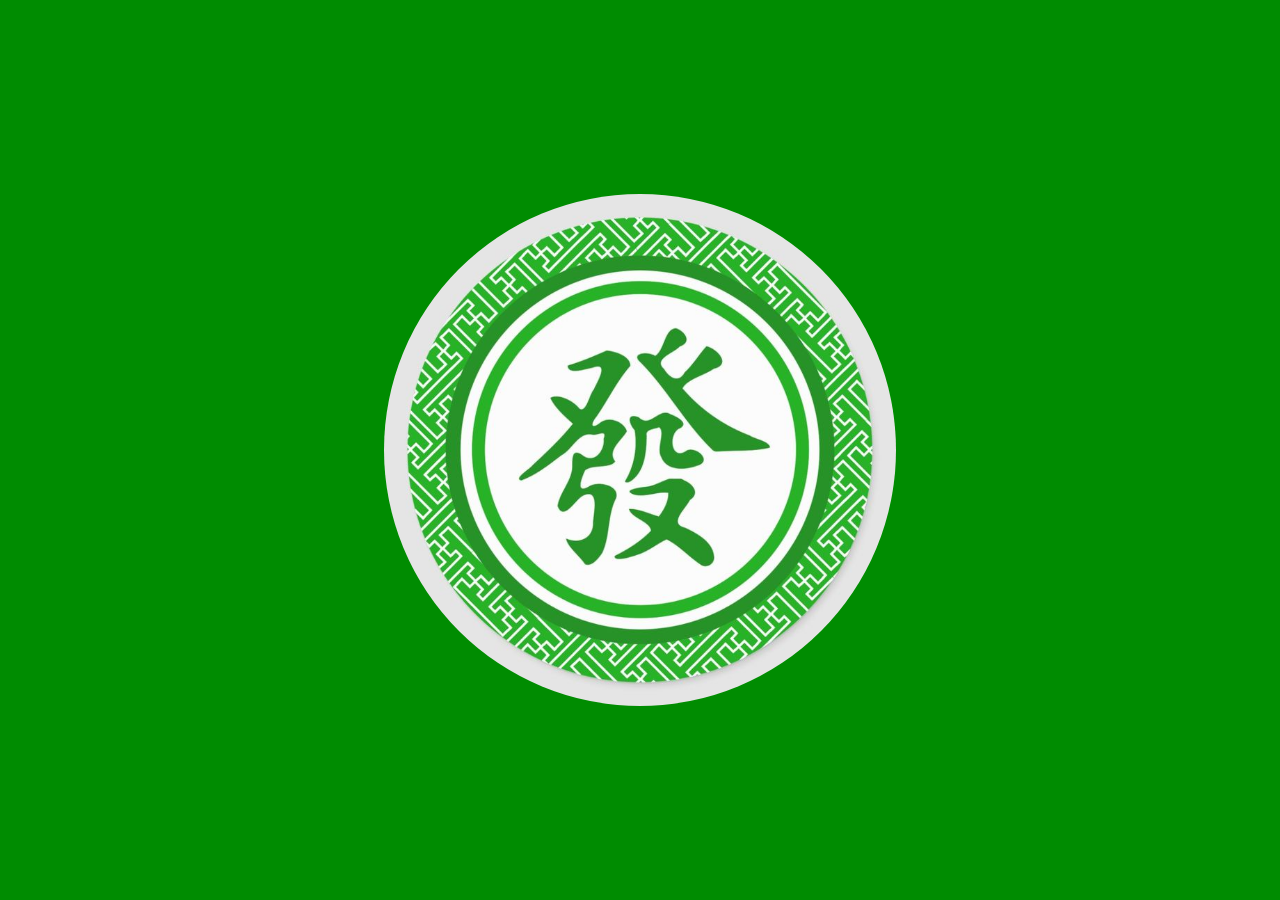
<file: index.html>
<!DOCTYPE html>
<html lang="en">

<head>
    <meta charset="UTF-8">
    <meta name="viewport" content="width=device-width, initial-scale=1.0">
    <meta http-equiv="X-UA-Compatible" content="ie=edge">
    <title>麻将</title>
    <link rel="stylesheet" href="./css/style.css">
</head>

<body class="back01">
	
	<article class="main ">
		<section class="IndDK flex fl-bet Huans">
			<div class="IndDN flexC fl-cen">
				<a href="batong.html" class="IndDa"><img src="images/MJ-batong.png"></a>
			</div>
			<div class="IndDN flexC fl-cen">
				<a href="javascript:;" class="IndDa"><img src="images/MJ-jiutong.png"></a>
			</div>
			<div class="IndDN flexC fl-cen">
				<a href="javascript:;" class="IndDa"><img src="images/MJ-yitong.png"></a>
			</div>
			<div class="IndDN flexC fl-cen">
				<a href="javascript:;" class="IndDa"><img src="images/MJ-zhong.png"></a>
			</div>
			<div class="IndDN flexC fl-cen">
				<a href="wutiao.html" class="IndDa"><img src="images/MJ-wutiao.png"></a>
			</div>
			<div class="IndDN flexC fl-cen">
				<a href="javascript:;" class="IndDa"><img src="images/MJ-liutiao.png"></a>
			</div>
			<div class="IndDN flexC fl-cen">
				<a href="javascript:;" class="IndDa"><img src="images/MJ-dong.png"></a>
			</div>
			<div class="IndDN flexC fl-cen">
				<a href="yiwan.html" class="IndDa"><img src="images/MJ-yiwan.png"></a>
			</div>
		
		</section>	
		
		<a href="javascript:;" class="logoa"><img src="images/logo.jpeg"></a>
		<section class="logoB"></section>
    </article>	
</body>
<script src="./js/jquery-1.11.0.min.js"></script>
<script src="./js/main.js"></script>
<script type="text/javascript">

</script>
</html>
</file>
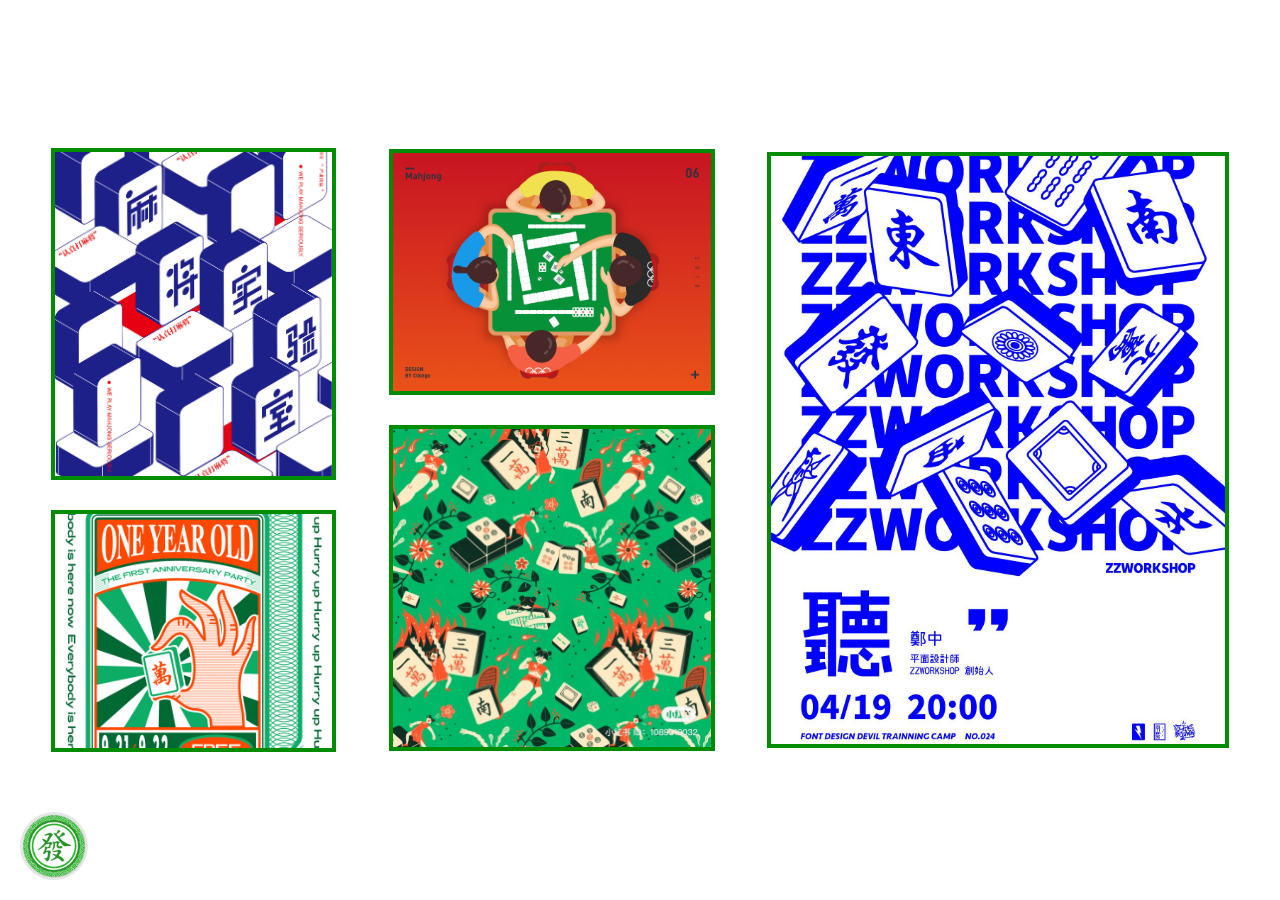
<file: batong.html>
<!DOCTYPE html>
<html lang="en">

<head>
    <meta charset="UTF-8">
    <meta name="viewport" content="width=device-width, initial-scale=1.0">
    <meta http-equiv="X-UA-Compatible" content="ie=edge">
    <title>麻将</title>
    <link rel="stylesheet" href="./css/style.css">
</head>

<body class="">
	
	<article class="main">
		<section class="BaTDK flex fl-bet  Huans">
			<div class="BaTDL flexC fl-cen">
				<a href="batong.html" class="BaTDa BaTDaw1 Huans flexC fl-bet"><img src="images/batong01.jpg"></a>
				<a href="batong.html" class="BaTDa BaTDaw2 Huans flexC fl-bet"><img src="images/batong02.jpg"></a>
			</div>

			<div class="BaTDC flexC fl-cen">
				<a href="batong.html" class="BaTDa BaTDaw3 Huans flexC fl-bet"><img src="images/batong03.png"></a>
				<a href="batong.html" class="BaTDa BaTDaw4 Huans flexC fl-bet"><img src="images/batong04.JPG"></a>
			</div>

			<div class="BaTDR flexC fl-cen">
				<a href="javascript:;" class="BaTDa Huans flexC fl-bet"><img src="images/batong05.jpeg"></a>
			</div>
		</section>	
		
		<a href="index.html" class="logoa logoaO"><img src="images/logo.jpeg"></a>
		<section class="logoB" style=" display: none;"></section>
    </article>	
</body>
<script src="./js/jquery-1.11.0.min.js"></script>
<script src="./js/main.js"></script>
<script type="text/javascript">

</script>
</html>
</file>
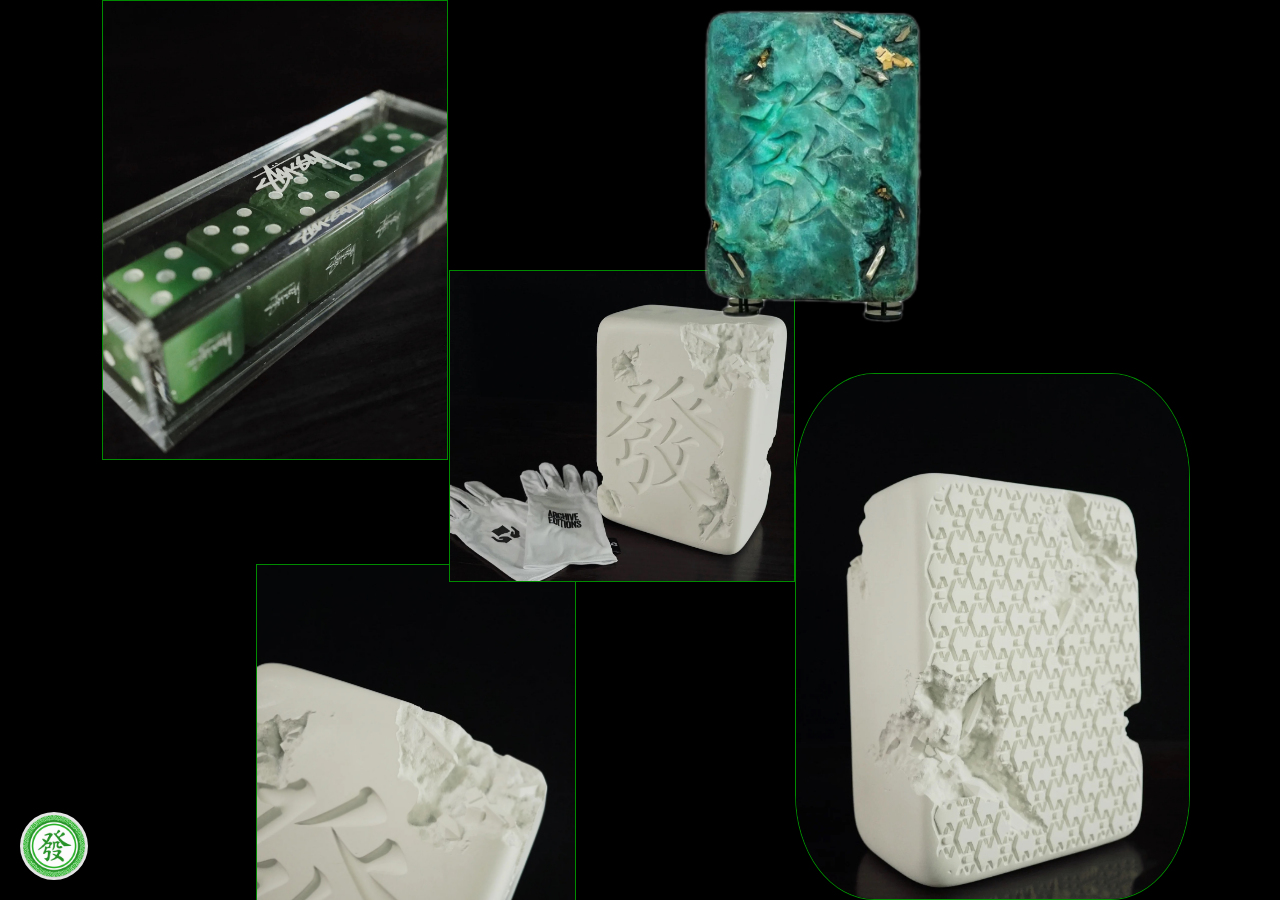
<file: wutiao.html>
<!DOCTYPE html>
<html lang="en">

<head>
    <meta charset="UTF-8">
    <meta name="viewport" content="width=device-width, initial-scale=1.0">
    <meta http-equiv="X-UA-Compatible" content="ie=edge">
    <title>麻将</title>
    <link rel="stylesheet" href="./css/style.css">
</head>

<body class="">
	
	<article class="main">
		<section class="WutDK Huans">
			<a href="javascript:;" class="WutDa WutDa1 Huans"><img src="images/wutiao01.JPG"></a>
			<a href="javascript:;" class="WutDa WutDa2 Huans"><img src="images/wutiao02.JPG"></a>
			<a href="javascript:;" class="WutDa WutDa3 Huans"><img src="images/wutiao03.JPG"></a>
			<a href="javascript:;" class="WutDa WutDa4 Huans"><img src="images/wutiao04.JPG"></a>
			<a href="javascript:;" class="WutDa WutDa5 Huans"><img src="images/wutiao05.PNG"></a>
		</section>	
		
		<a href="index.html" class="logoa logoaO"><img src="images/logo.jpeg"></a>
		<section class="logoB" style=" display: none;"></section>
    </article>	
</body>
<script src="./js/jquery-1.11.0.min.js"></script>
<script src="./js/main.js"></script>
</html>
</file>
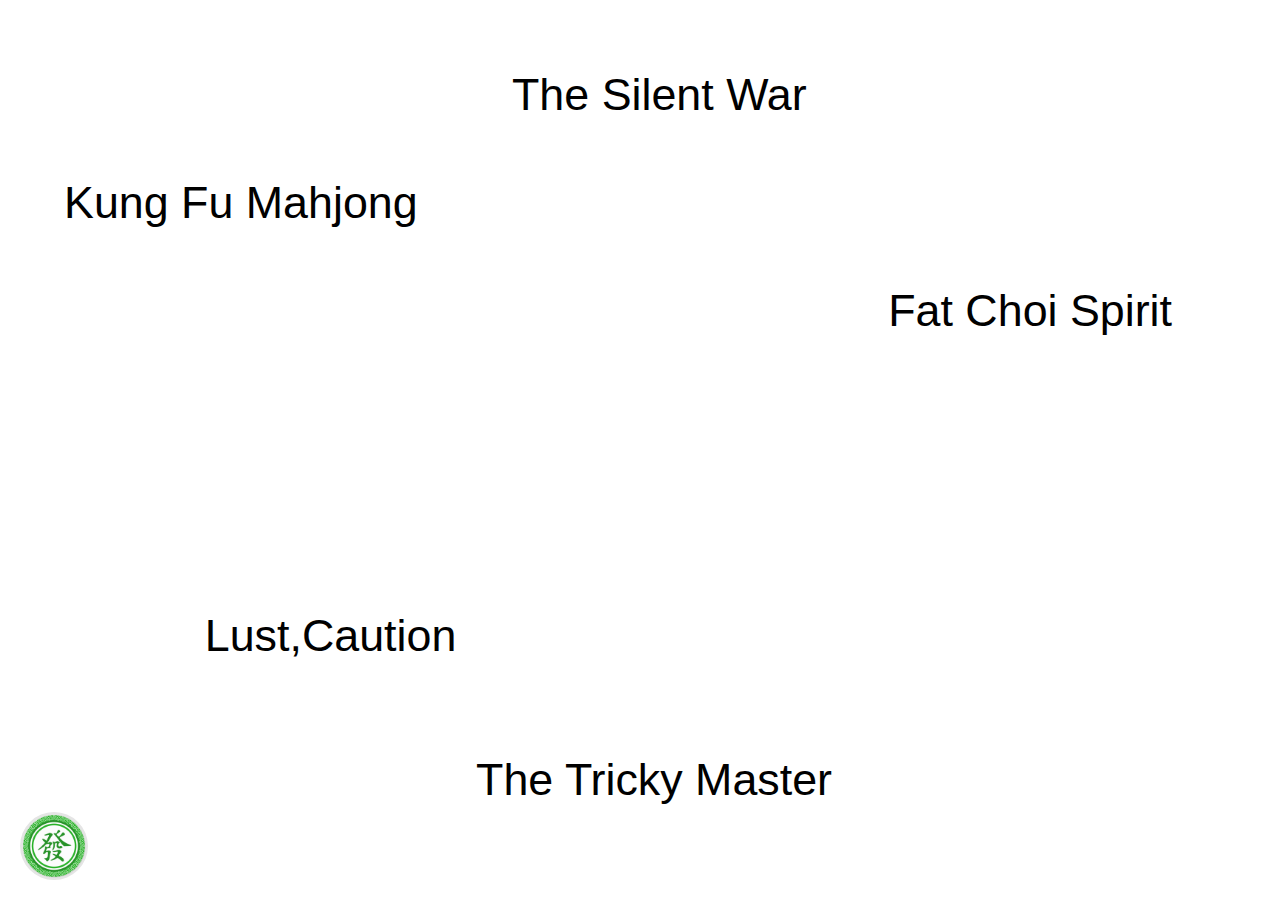
<file: yiwan.html>
<!DOCTYPE html>
<html lang="en">

<head>
    <meta charset="UTF-8">
    <meta name="viewport" content="width=device-width, initial-scale=1.0">
    <meta http-equiv="X-UA-Compatible" content="ie=edge">
    <title>麻将</title>
    <link rel="stylesheet" href="./css/style.css">
</head>

<body class="">
	
	<article class="main">
		<section class="YiwDK Huans">
			<div class="YiwDN YiwDN1 flexC">
				<a href="javascript:;" class="YiwDa Huans ">
					<p class="YiwDP1">Kung Fu Mahjong</p><p class="YiwDP2">雀圣</p>
				</a>
				<a href="javascript:;" class="YiwDP"><img src="images/Yiw01.jpeg"></a>
			</div>
			<div class="YiwDN YiwDN2 flexC">
				<a href="javascript:;" class="YiwDa Huans ">
					<p class="YiwDP1">Lust,Caution</p><p class="YiwDP2">色，戒</p>
				</a>
				<a href="javascript:;" class="YiwDP"><img src="images/Yiw02.jpeg"></a>
			</div>
			
			<div class="YiwDN YiwDN3 flexC">
				<a href="javascript:;" class="YiwDa Huans flexC fl-end">
					<p class="YiwDP1">The Tricky Master</p><p class="YiwDP2" style=" text-align:right;">千王之王2000</p>
				</a>
				<a href="javascript:;" class="YiwDP"><img src="images/Yiw03.jpeg"></a>
			</div>
			
			<div class="YiwDN YiwDN4 flexC">
				<a href="javascript:;" class="YiwDa Huans flexC fl-end">
					<p class="YiwDP1">Fat Choi Spirit</p><p class="YiwDP2" style=" text-align:right;">呖咕呖咕新年财</p>
				</a>
				<a href="javascript:;" class="YiwDP"><img src="images/Yiw04.jpeg"></a>
			</div>
			
			<div class="YiwDN YiwDN5 flexC">
				<a href="javascript:;" class="YiwDa Huans flexC fl-end">
					<p class="YiwDP1">The Silent War</p><p class="YiwDP2" style=" text-align:right;">聽風者</p>
				</a>
				<a href="javascript:;" class="YiwDP"><img src="images/Yiw05.jpeg"></a>
			</div>
			
		</section>	
		
		<a href="index.html" class="logoa logoaO"><img src="images/logo.jpeg"></a>
		<section class="logoB" style=" display: none;"></section>
    </article>	
</body>
<script src="./js/jquery-1.11.0.min.js"></script>
<script src="./js/main.js"></script>
</html>
</file>
<file: css/style.css>
/*通用*/
*{ margin:0; padding:0;}
html{ height:100%}
body{margin:0;color:#fff; position: relative; font:14px "microsoft yahei", Arial, Helvetica, sans-serif; background-color:#FFF;background-position: top center; background-repeat: no-repeat; background-size:cover;height:100%}
ul,li,p,h1,h2,h3,h4,h5,h6,dl,dt,dd {margin:0px;padding:0px;border:none;list-style:none; font-weight: normal;}
a{text-decoration:none;  text-shadow:none;font-weight:normal;}
ul{list-style:none;}
textarea,input,button,select{outline:none;-webkit-appearance:none; font-family:Arial, Helvetica, sans-serif;}
a{color:#6c6c6c;text-decoration:none;}
img{border:none; display: block;}
span{margin:0; padding:0; cursor: auto;}
span:focus,div:focus {outline: none;}
/*zhouyuqi版权所有*/
a{text-decoration:none;  text-shadow:none;font-weight:normal;}
.flex{display:-webkit-box;display: -ms-flexbox;display:flex;flex-wrap:wrap;align-items:flex-start;}
.flexC{display:-webkit-box;display: -ms-flexbox;display:flex;align-items:center; flex-wrap:wrap;}
.fl-bet{-webkit-box-pack: justify;-ms-flex-pack: justify;justify-content:space-between;}
.fl-cen{-webkit-box-pack: center;-ms-flex-pack: center;justify-content:center;}
.fl-end{-webkit-box-pack:right;-ms-flex-pack:right;justify-content:flex-end;}
.Huans {-webkit-box-sizing:border-box;box-sizing:border-box;}

.back01{ background-color:#fee300;}
.logoB{ background:#008c01;z-index:98; width:100%; height: 100%;left:0;bottom:0;position:fixed;}
.logoa{ position:fixed; z-index:99; bottom:50%;left:50%; width:40%; display: block;transform: translate(-50%,50%);transition:1s;}
.logoa img{width:100%; display: block; border-radius:50%; overflow: hidden;transition:0.5s;}
.logoa:hover img{-ms-transform:scale(1.1);-moz-transform:scale(1.1);-webkit-transform:scale(1.1);-o-transform:scale(1.1);transform:scale(1.1); transition:0.5s;}
.logoaO{transition:1s; bottom:20px;left:20px; width:68px;transform: translate(0,0);}

.main { width: 100%; height:100%; box-sizing: border-box; position: relative;}
.IndDK{width: 100%; height:100%; padding:3% 3%;}
.IndDN{width:25%; height:50%; align-content:center}
.IndDa{ width:50%; display: block;transition:0.5s;}
.IndDa img{width:100%;}
.IndDa:hover{-ms-transform:scale(1.2);-moz-transform:scale(1.2);-webkit-transform:scale(1.2);-o-transform:scale(1.2);transform:scale(1.2); transition:0.5s;}

.BaTDK{width: 100%; height:100%; padding:0 4% 0;align-content:center} 
.BaTDS{align-items:stretch;}
.BaTDL{width:24.2%;align-content:center; height:100%;}
.BaTDC{width:27.7%;align-content:center;height:100%;}
.BaTDa{width:100%; border:4px solid #008c01; overflow: hidden;align-content:center; margin:15px 0;}
.BaTDa img{width:100%;transition:0.5s;}
.BaTDR{width:39.2%;align-content:center;height:100%;}
.BaTDa:hover img{-ms-transform:scale(1.05);-moz-transform:scale(1.05);-webkit-transform:scale(1.05);-o-transform:scale(1.05);transform:scale(1.05); transition:0.5s;}

.WutDK{width: 100%; height:100%; padding:0 4% 0; position: relative; background:#000; overflow: hidden;}
.WutDa{ display:block; border:1px solid #008c01; position: absolute; overflow: hidden;}
.WutDa img{width:100%;}
.WutDa1{top:0; left:8%; width:27%; z-index:2;}
.WutDa2{bottom:-10%; left:20%; width:25%;z-index:1;}
.WutDa3{top:30%; left:35.1%; width:27%; z-index:2;}
.WutDa4{bottom:0;right:7%; width:30.9%; z-index:2; border-radius:20%}
.WutDa5{top:1%;left:55%; width:17%; z-index:3; border:none;}

.YiwDK{width: 100%; height:100%; padding:0 4% 0; position: relative;overflow: hidden}
.YiwDN{ position:absolute;}
.YiwDa{width:100%;font-size:2.8rem; color:#000; line-height:5rem;height:5rem; display: block;z-index:2}
.YiwDa p{ overflow:hidden;}
.YiwDP2{color:#008c01; opacity:0;height:0;}
.YiwDN .on .YiwDP1{ opacity:0;height:0;}
.YiwDN .on .YiwDP2{ opacity:1;height:5rem;}
.YiwDP{ position: absolute; display:none;z-index:3}
.YiwDP img{width:100%;}
.YiwDN1{ left:5%; top:18%;}
.YiwDN1 .YiwDP{top:100%; left:0;} 

.YiwDN2{ left:16%; bottom:25%;}
.YiwDN2 .YiwDP{top:50%; left:60%;transform: translate(0,-50%);} 

.YiwDN3{ right:35%; bottom:9%;}
.YiwDN3 .YiwDP{top:50%;right:45%;transform: translate(0,-86%);} 
.YiwDN3 .YiwDP img{width:56%; margin:0 auto;}

.YiwDN4{ right:6%; top:30%;}
.YiwDN4 .YiwDP{top:100%;right:0;} 

.YiwDN5{left:40%; top:6%;}
.YiwDN5 .YiwDP{top:100%;left:50%;transform: translate(-50%,0);} 
/*
display:flex;justify-content:space-between;align-items:center; flex-wrap:wrap;align-content:center
|flex-start|flex-end|center|space-between|space-around

overflow: hidden;text-overflow:ellipsis;white-space: nowrap;
display:-webkit-box;-webkit-box-orient: vertical;-webkit-line-clamp: 3;overflow: hidden;

transition:0.5s;
.IndEnvT:before,.IndEnvT:after{display:block;content:'';position: absolute;}
*/
</file>
